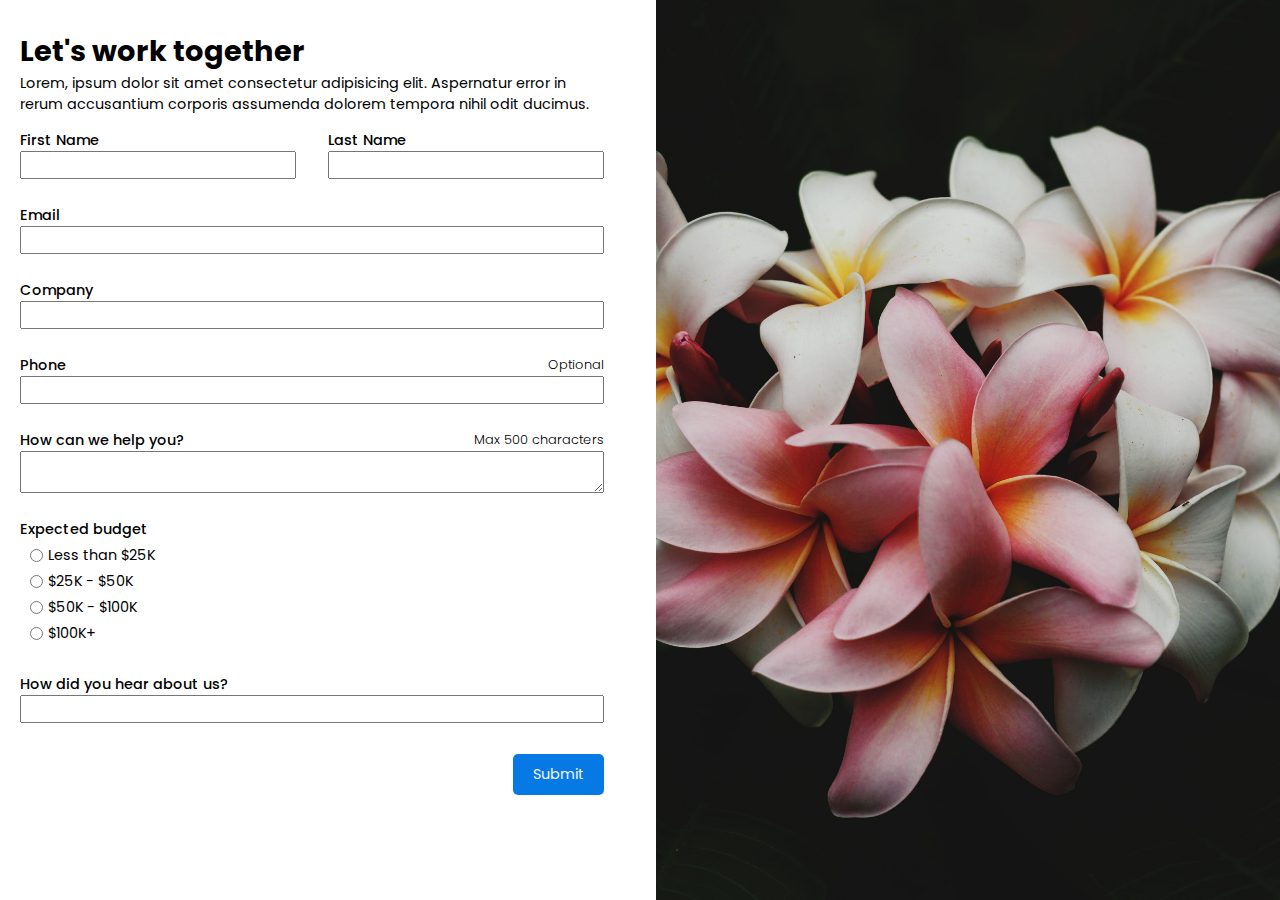
<file: index.html>
<!DOCTYPE html>
<html lang="en">
<head>
    <meta charset="UTF-8">
    <meta name="viewport" content="width=device-width, initial-scale=1.0">
    <link rel="stylesheet" href="https://cdnjs.cloudflare.com/ajax/libs/font-awesome/5.15.1/css/all.min.css">
    <link rel="stylesheet" href="style.css">
    <title>First Form</title>
</head>
<body>

    <section id="first_form">

        <div id="form_section">

            <h2>Let's work together</h2>
            <p>Lorem, ipsum dolor sit amet consectetur adipisicing elit. Aspernatur error in rerum accusantium corporis assumenda dolorem tempora nihil odit ducimus.</p>

            <form id="form_content" action="redirect.html" method="POST">
                <ul>
                    <div id="name_section">
                        <div id="first_name_section">
                            <li>
                                <label for="first_name">First Name</label>
                                <input type="text" id="first_name" name="first_name">
                                <i class="fas fa-check-circle" id="fname_success_icon"></i>
                                <i class="fas fa-exclamation-circle" id="fname_err_icon"></i>
                                <span class="error_msg" id="fname_err">Error message</span>
                            </li>
                        </div>
                        <div id="last_name_section">
                            <li>
                                <label for="last_name">Last Name</label>
                                <input type="text" id="last_name" name="last_name">
                                <i class="fas fa-check-circle" id="lname_success_icon"></i>
                                <i class="fas fa-exclamation-circle" id="lname_err_icon"></i>
                                <span class="error_msg" id="lname_err">Error message</span>
                            </li>    
                        </div>
                    </div>
                    <li>
                        <label for="email">Email</label>
                        <input type="email" id="email" name="user_email">
                        <i class="fas fa-check-circle" id="email_success_icon"></i>
                        <i class="fas fa-exclamation-circle" id="email_err_icon"></i>
                        <span class="error_msg" id="email_err">Error message</span>
                    </li>
                    <li>
                        <label for="company">Company</label>
                        <input type="text" id="company" name="user_company">
                        <i class="fas fa-check-circle" id="company_success_icon"></i>
                        <i class="fas fa-exclamation-circle" id="company_err_icon"></i>
                        <span class="error_msg" id="company_err">Error message</span>
                    </li>
                    <li>
                        <label for="phone" class="two_labels">Phone <span>Optional</span></label>
                        <input type="tel" id="phone" name="user_phone">
                        <i class="fas fa-check-circle" id="phone_success_icon"></i>
                        <i class="fas fa-exclamation-circle" id="phone_err_icon"></i>
                        <span class="error_msg" id="phone_err">Error message</span>
                    </li>
                    <li>
                        <label for="message" class="two_labels">How can we help you? <span>Max 500 characters</span></label>
                        <textarea id="message" name="user_message"></textarea>
                        <i class="fas fa-check-circle" id="message_success_icon"></i>
                        <i class="fas fa-exclamation-circle" id="message_err_icon"></i>
                        <span class="error_msg" id="message_err">Error message</span>
                    </li>
                    <li>
                        <fieldset>
                            <legend>Expected budget</legend>
                            <ul id="radio_section">
                                <li>
                                    <input type="radio" id="first_btn" name="budget" value="first">
                                    <Label for="first_btn">Less than $25K</Label>
                                </li>
                                <li>
                                    <input type="radio" id="second_btn" name="budget" value="second">
                                    <Label for="second_btn">$25K - $50K</Label>
                                </li>
                                <li>
                                    <input type="radio" id="third_btn" name="budget" value="third">
                                    <Label for="third_btn">$50K - $100K</Label>
                                </li>
                                <li>
                                    <input type="radio" id="fourth_btn" name="budget" value="fourth">
                                    <Label for="fourth_btn">$100K+</Label>
                                </li>
                            </ul>
                            <i class="fas fa-exclamation-circle" id="radio_err_icon"></i>
                            <span class="error_msg" id="radio_err">Error message</span>
                        </fieldset>                        
                    </li>
                    <li>
                        <label for="last">How did you hear about us?</label>
                        <input type="last" id="last" name="last">
                        <i class="fas fa-check-circle" id="lastmsg_success_icon"></i>
                        <i class="fas fa-exclamation-circle" id="lastmsg_err_icon"></i>
                        <span class="error_msg" id="lastmsg_err">Error message</span>
                    </li>
                </ul>
                <div id="submit">
                    <button id="submit_btn">Submit</button>
                </div>
            </form>
        </div>

        <div id="form_img"></div>

    </section>
    
    <script src="script.js"></script>
</body>
</html>
</file>
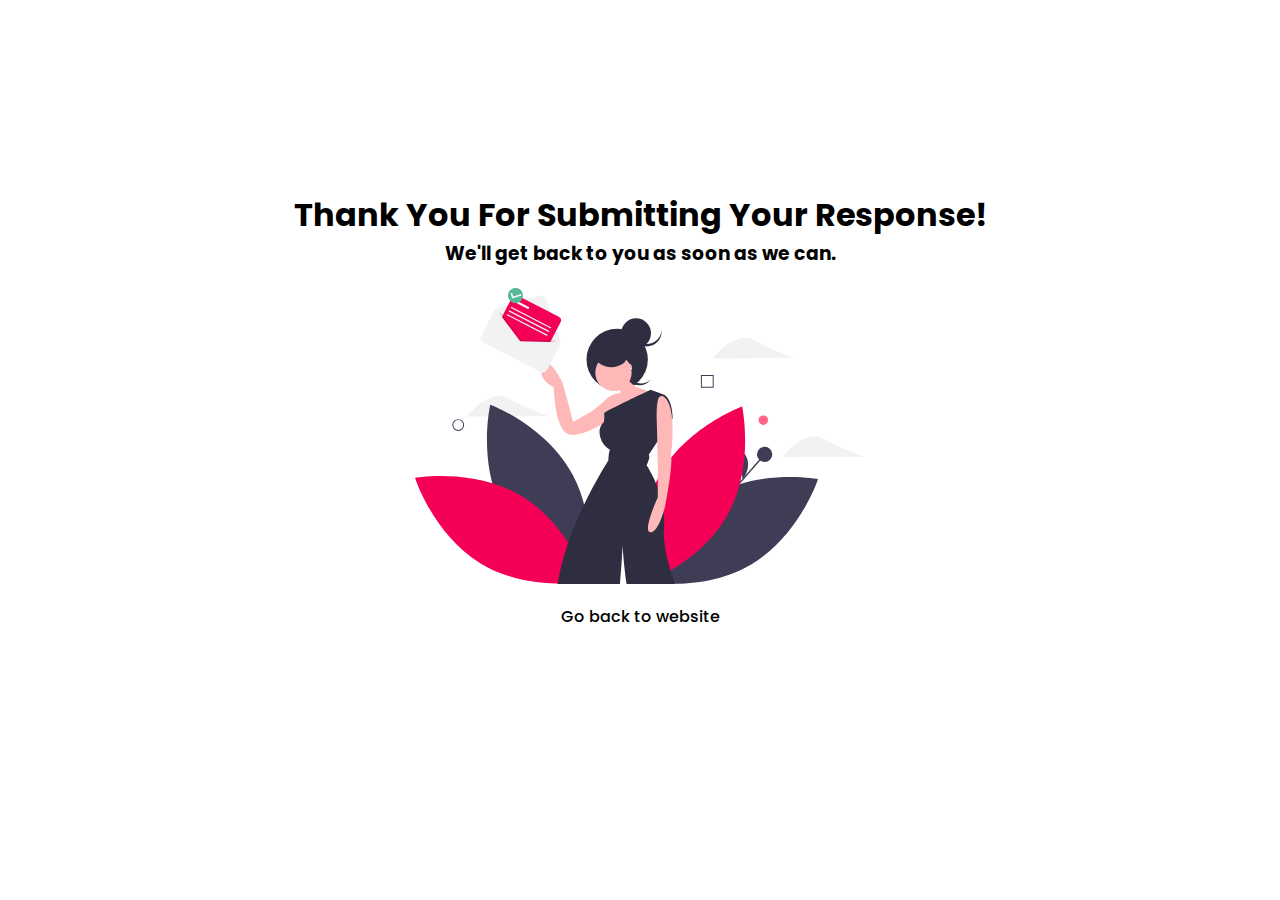
<file: redirect.html>
<!DOCTYPE html>
<html lang="en">
<head>
    <meta charset="UTF-8">
    <meta name="viewport" content="width=device-width, initial-scale=1.0">
    <link rel="stylesheet" href="style.css">
    <title>Thank You for Submitting!</title>
</head>
<body>

    <div id="container">
        <h1>Thank You For Submitting Your Response!</h1>
        <h3>We'll get back to you as soon as we can.</h3>
        <img src="thanks-img.svg" alt="thanks-img">
        <a href="" id="thanks_link">Go back to website</a>
    </div>
    
</body>
</html>
</file>
<file: style.css>
@import url('https://fonts.googleapis.com/css2?family=Poppins:ital,wght@0,100;0,200;0,300;0,400;0,500;0,600;0,700;0,800;0,900;1,100;1,200;1,300;1,400;1,500;1,600;1,700;1,800;1,900&display=swap');

*{
    margin: 0;
    padding: 0;
    box-sizing: border-box;
    font-family: 'Poppins', sans-serif;
}

h2{
    margin-top: 10px;
    font-size: 1.8em;
}

p{
    font-size: 0.9em;
}

input{
    padding: 2px;
}

label{
    font-weight: 500;
    font-size: 0.9em;
}

#first_form{
    height: 100vh;
    display: grid;
    grid-template-rows: 1fr;
    grid-template-columns: 1fr 1fr;
    grid-template-areas: 
    "form_section form_img";
    grid-column-gap: 2rem;
}

#form_section{
    margin: 20px;
    grid-area: form_section;
}

#name_section{
    margin-top: 10px;
    display: grid;
    grid-template-rows: 1fr;
    grid-template-columns: 1fr 1fr;
    grid-template-areas: 
    "first_name_section last_name_section";
    grid-column-gap: 2rem;
}

#first_name_section{
    grid-area: first_name_section;
    position: relative;
}
#last_name_section{
    grid-area: last_name_section;
    position: relative;
}
#first_name_section i, #last_name_section i{
    position: absolute;
    bottom: 0;
    right: 0;
}

li{
    display: flex;
    flex-direction: column;
    margin-top: 5px;
    position: relative;
}

i{
    visibility: hidden;
}

input.error, textarea.error{
    border: 2px solid #e74c3c;
}
i.error{
    color: #e74c3c;
}

input.success, textarea.success{
    border: 2px solid green;
}
i.success{
    color: green;
}

li i{
    position: absolute;
    bottom: 0;
    right: 0;
}

.error_msg{
    color: #e74c3c;
    visibility: hidden;
}

span{
    font-weight: 300;
    font-size: 0.9em;
}

.two_labels{
    display: flex;
    justify-content: space-between;
}

fieldset{
    border: none;
}

legend{
    font-weight: 500;
    font-size: 0.9em;
}

#radio_section label{
    font-weight: normal;
    font-size: 0.9em;
    padding-left: 5px;
    cursor: pointer;
}

#radio_section input{
    cursor: pointer;
}

#radio_section li{
    display: flex;
    flex-direction: row;
    align-items: center;
    padding-left: 10px;
}

#form_img{
    grid-area: form_img;
    background-image: url("form-img.jpg");
    background-position: center ;
    background-repeat: no-repeat;
    background-size: cover;
}

#submit{
    display: flex;
    justify-content: flex-end;
}

#submit_btn{
    margin-top: 10px;
    padding: 10px 20px;
    cursor: pointer;
    background-color:#0779e4;
    color: #f6f6f6;
    border-radius: 5px;
    border: none;
    font-size: 0.9em;
}

#submit_btn:hover{
    background-color:#0762b8;
    border: none;
}

/* redirect page */
#container{
    height: 80vh;
    display: flex;
    flex-direction: column;
    justify-content: center;
    align-items: center;
    margin: 50px 20px;
}

h1,h3{
    text-align: center;
}

#container img{
    margin-top: 20px;
    width: 50vh;
}

#thanks_link{
    text-decoration: none;
    color:black;
    font-weight: 500;
    margin-top: 20px;
}
#thanks_link:hover{
    color: #e74c3c;
}

/* mobile screen */
@media screen and (max-width:768px){
    #first_form{
        height: 150vh;
        display: grid;
        grid-template-rows: 1fr 1fr;
        grid-template-columns: 1fr;
        grid-template-areas: 
            "form_img" 
            "form_section";
    }
    #form_img{
        grid-area: form_img;
    }
    #form_section{
        grid-area: form_section;
    }
    #name_section{
        display: grid;
        grid-template-rows: 1fr 1fr;
        grid-template-columns: 1fr;
        grid-template-areas: 
        "first_name_section"
        "last_name_section";
    }
    #first_name_section{
        grid-area: first_name_section;
    }
    #last_name_section{
        grid-area: last_name_section;
    }
}
</file>
